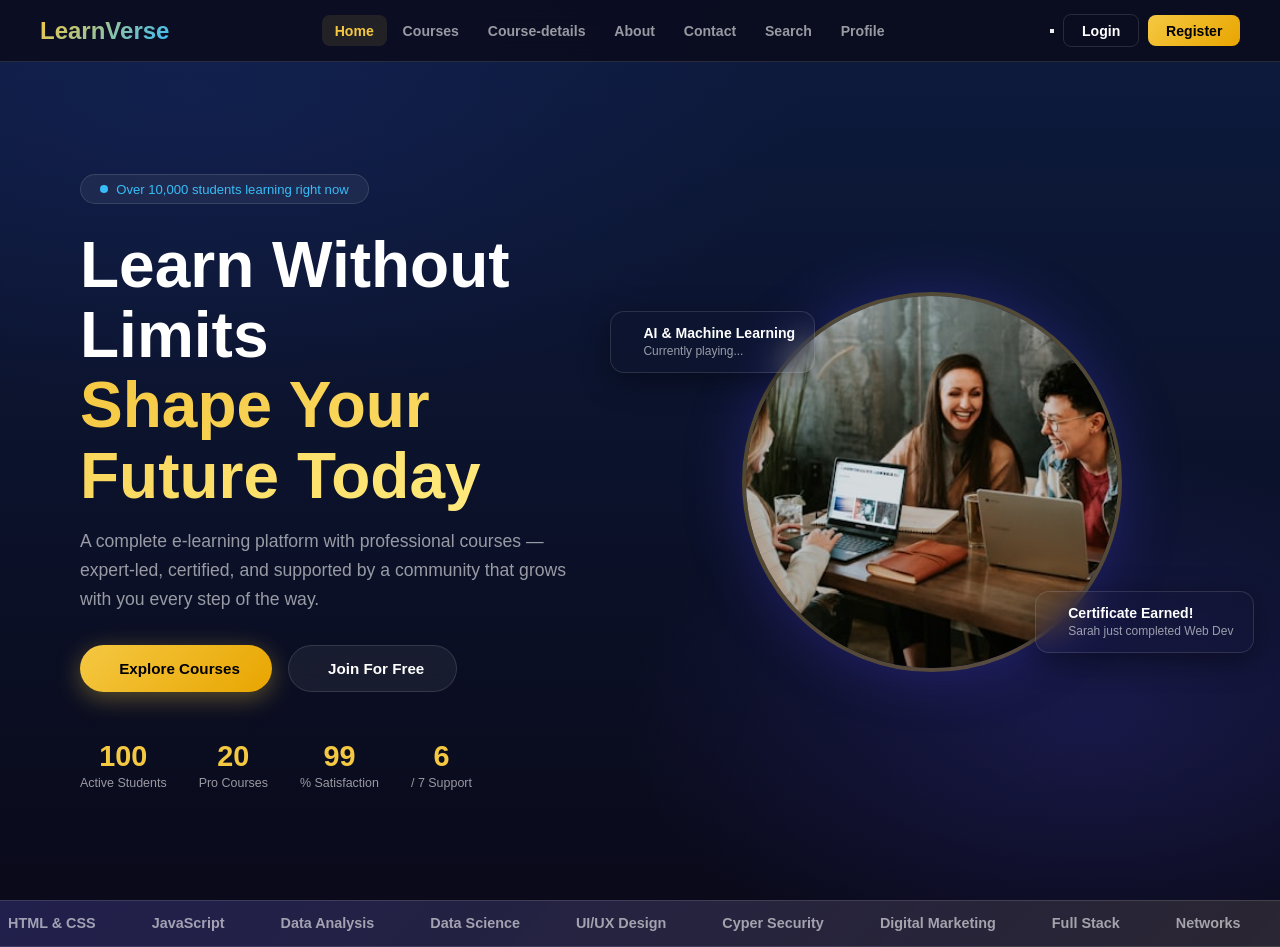
<file: index.html>
<!DOCTYPE html>
<html lang="en" data-theme="dark"
data-theme="light">
<head>
  <meta charset="UTF-8"/>
  <meta name="viewport" content="width=device-width, initial-scale=1.0"/>
  <title>LearnVerse – Learn Without Limits</title>
  <link rel="stylesheet" href="style.css"/>
    <script src="themes.js"></script>
</head>
<body>
<div class="bg-canvas"></div>
<div id="stars"></div>
<nav id="navbar">
  <div class="nav-left">
    <div class="logo"><i class="fas fa-graduation-cap"></i> LearnVerse</div>
  </div>
<ul class="nav-links" id="navLinks">
     <li><a href="index.html" class="active">Home</a></li>
    <li><a href="courses.html">Courses</a></li>
    <li><a href="Courses-details.html">Course-details</a></li>
    <li><a href="about.html" >About</a></li>
    <li><a href="contact.html">Contact</a></li>
    <li><a href="search.html">Search</a></li>
    <li><a href="profile.html">Profile</a></li>
  </ul>
  <div class="nav-right">
  <button class="theme-toggle" id="themeToggle">
    <i class="fas fa-moon" id="themeIcon"></i> 
  </button>
    <a href="Log-in.html" class="btn-nav-login"><i class="fas fa-sign-in-alt"></i> Login</a>
    <a href="register.html" class="btn-nav-register"><i class="fas fa-user-plus"></i> Register</a>
    <button class="hamburger" id="hamburger"><i class="fas fa-bars"></i></button>
  </div>
</nav>
<section class="hero" id="home">
  <div class="hero-content">
    <div class="hero-badge">
      <span class="badge-dot"></span>
      Over 10,000 students learning right now
    </div>
    <h1>Learn Without Limits<br><span class="accent">Shape Your Future Today</span></h1>
    <p>A complete e-learning platform with professional courses — expert-led, certified, and supported by a community that grows with you every step of the way.</p>
    <div class="hero-buttons">
      <a href="courses.html" class="btn-primary" target="_blank"><i class="fas fa-rocket"></i> Explore Courses</a>
      <a href="Log-in.html" class="btn-secondary" taeget="_blank"><i class="fas fa-user-plus"></i> Join For Free</a>
    </div>
    <div class="hero-stats">
      <div class="stat"><div class="stat-num" data-target="10000">100</div><div class="stat-label">Active Students</div></div>
      <div class="stat"><div class="stat-num" data-target="50">20</div><div class="stat-label">Pro Courses</div></div>
      <div class="stat"><div class="stat-num" data-target="98">99</div><div class="stat-label">% Satisfaction</div></div>
      <div class="stat"><div class="stat-num" data-target="24">6</div><div class="stat-label">/ 7 Support</div></div>
    </div>
  </div>
  <div class="hero-visual">
    <div class="hero-card floating">
      <i class="fas fa-play-circle"></i>
      <div>
        <strong>AI & Machine Learning</strong>
        <span>Currently playing...</span>
      </div>
    </div>
    <div class="hero-img-wrap">

       <img src="photo-1522202176988-66273c2fd55f.jfif">
    </div>
    <div class="hero-card floating-2">
      <i class="fas fa-trophy"></i>
      <div>
        <strong>Certificate Earned!</strong>
        <span>Sarah just completed Web Dev</span>
      </div>
    </div>
  </div>
</section>
<div class="marquee-wrap">
  <div class="marquee-track">
    <span><i class="fas fa-star"></i> HTML & CSS</span>
    <span><i class="fas fa-star"></i> JavaScript</span>
    <span><i class="fas fa-star"></i> Data Analysis</span>
    <span><i class="fas fa-star"></i> Data Science</span>
    <span><i class="fas fa-star"></i> UI/UX Design</span>
    <span><i class="fas fa-star"></i> Cyper Security</span>
    <span><i class="fas fa-star"></i> Digital Marketing</span>
    <span><i class="fas fa-star"></i> Full Stack </span>
    <span><i class="fas fa-star"></i> Networks</span>
    <span><i class="fas fa-star"></i> JavaScript</span>
    <span><i class="fas fa-star"></i> Python</span>
    <span><i class="fas fa-star"></i> Data Science</span>
    <span><i class="fas fa-star"></i> UI/UX Design</span>
    <span><i class="fas fa-star"></i> React</span>
    <span><i class="fas fa-star"></i> Digital Marketing</span>
    <span><i class="fas fa-star"></i> Full Stack </span>
    
  </div>
</div>
</file>
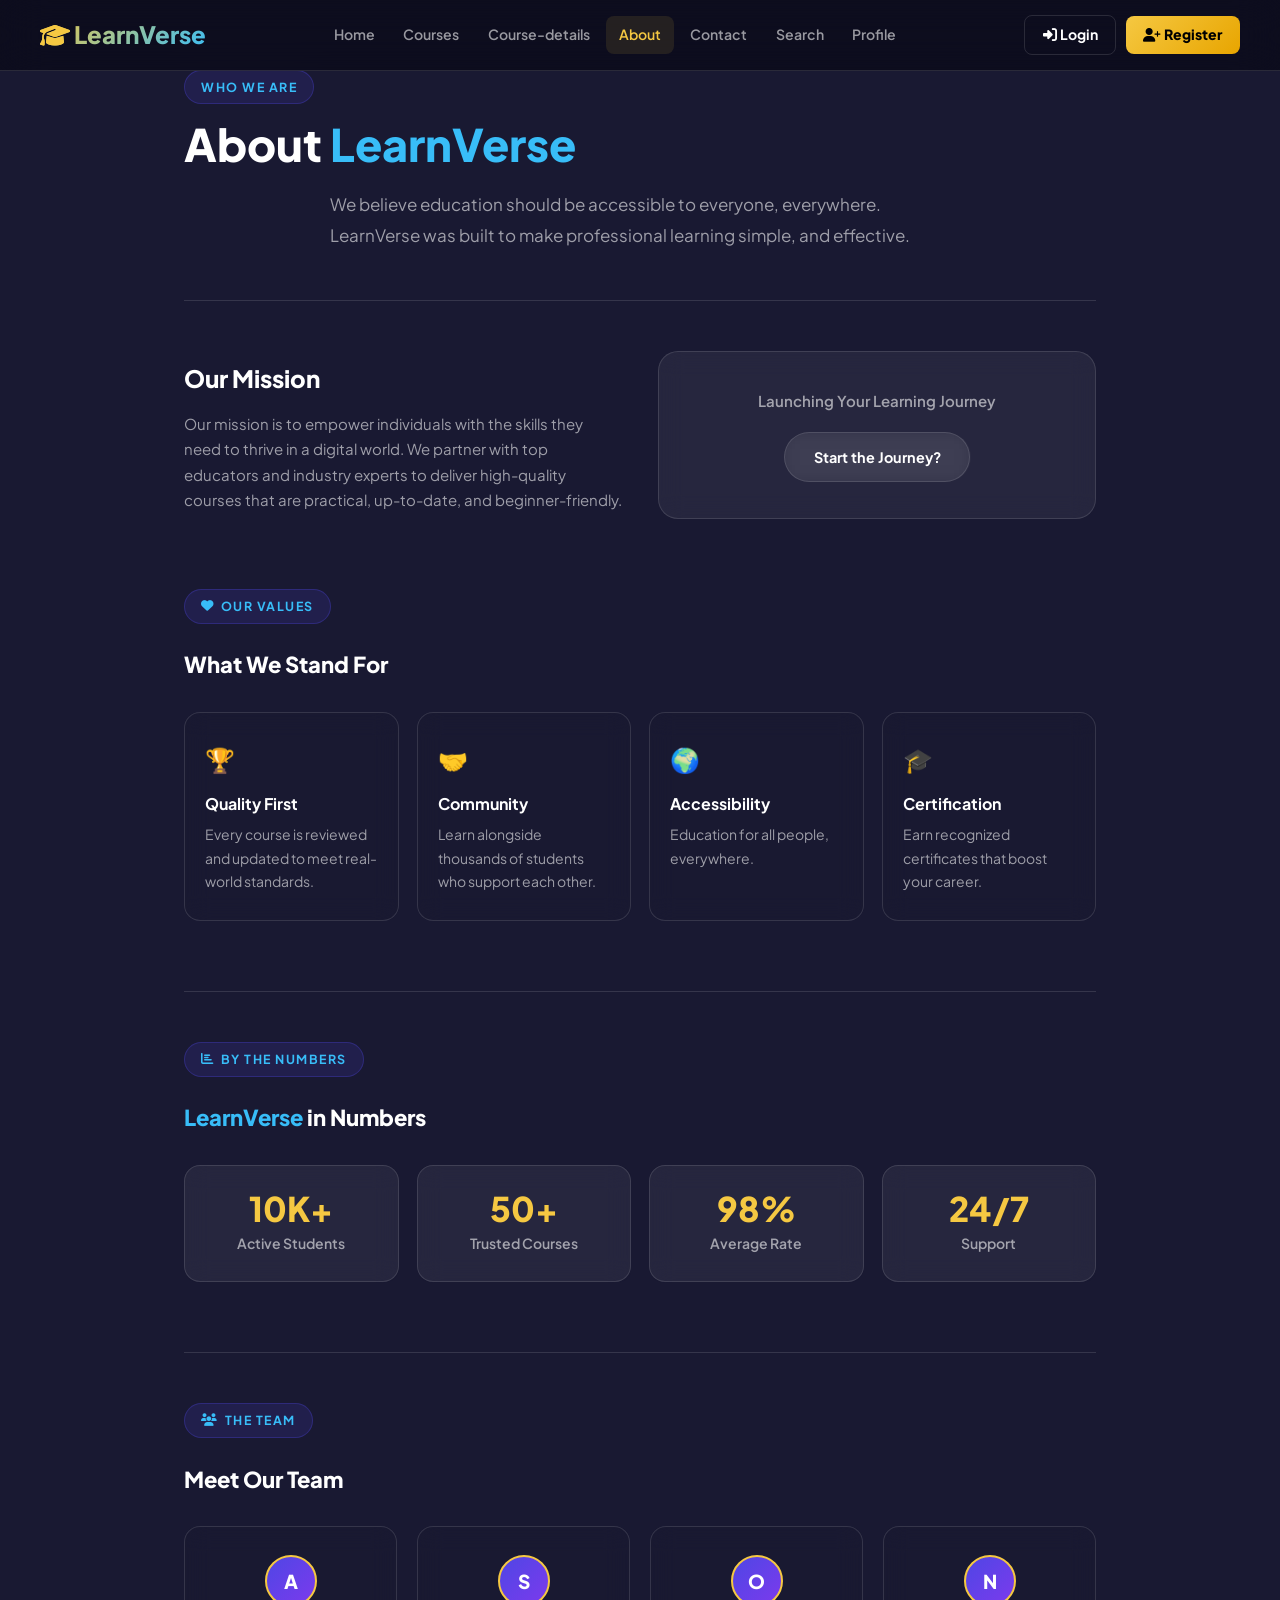
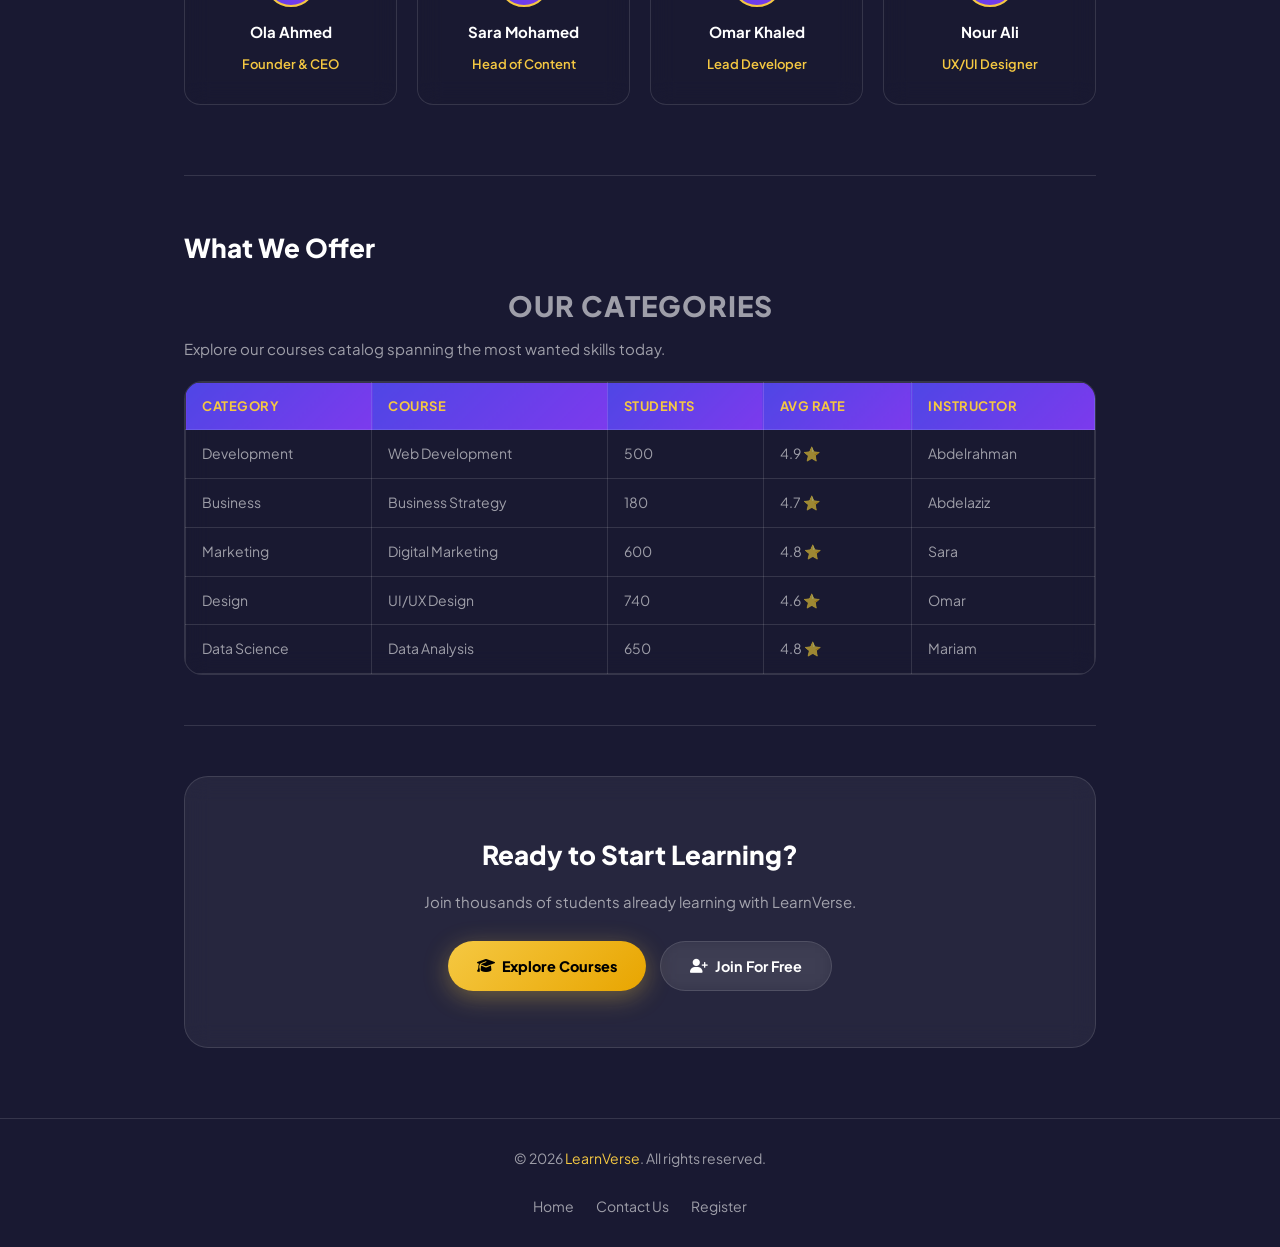
<file: about.html>
<!DOCTYPE html>
<html lang="en" data-theme="dark">
<head>
  <meta charset="UTF-8"/>
  <meta name="viewport" content="width=device-width, initial-scale=1.0"/>
  <title>About Us – LearnVerse</title>
  <link rel="stylesheet" href="https://cdnjs.cloudflare.com/ajax/libs/font-awesome/6.5.0/css/all.min.css"/>
  <link href="https://fonts.googleapis.com/css2?family=Plus+Jakarta+Sans:wght@300;400;600;700;800;900&display=swap" rel="stylesheet"/>
  <LINK rel="stylesheet" href="style.css">
     <script src="themes.js"> </script>

  <style>
    
    [data-theme="dark"] {
      --bg:           #191932;
      --bg-alt:       #0d1124;
      --text:         #ffffff;
      --text-muted:   rgba(255,255,255,0.58);
      --text-faint:   rgba(255,255,255,0.32);
      --glass:        rgba(255,255,255,0.06);
      --glass-border: rgba(255,255,255,0.12);
      --nav-bg:       rgba(10,10,26,0.80);
      --card-bg:      rgba(48,46,46,0.05);
      --card-shadow:  rgba(0,0,0,0.4);
    }
    [data-theme="light"] {
  --bg:           #f4f6ff;
  --bg-card:      #ffffff;
  --border:       rgba(79,70,229,0.15);
  --text:         #0d1124;
  --text-muted:   rgba(13,17,36,0.55);
  --input-bg:     #f9fafe;
  --glass:        rgba(255,255,255,0.85);
  --card-shadow:  rgba(79,70,229,0.12);
}
    :root {
      --gold:    #f5c842;
      --gold2:   #e8a500;
      --violet:  #4f46e5;
      --violet2: #7c3aed;
      --sky:     #38bdf8;
      --red:     #ef4444;
      --green:   #22c55e;
    }

    *, *::before, *::after { box-sizing: border-box; margin: 0; padding: 0; }
    html { scroll-behavior: smooth; }
    body {
      font-family: 'Plus Jakarta Sans', sans-serif;
      background: var(--bg);
      color: var(--text);
      overflow-x: hidden;
      transition: background 0.4s, color 0.4s;
      line-height: 1.7;
    }
  
    .container {
      max-width: 960px;
      margin: 0 auto;
      padding: 70px 24px;
    }
    .section-tag {
      display: inline-flex;
      align-items: center;
      gap: 0.4rem;
      background: rgba(79,70,229,0.15);
      border: 1px solid rgba(79,70,229,0.3);
      color: var(--sky);
      font-size: 0.78rem;
      font-weight: 700;
      letter-spacing: 1.5px;
      text-transform: uppercase;
      padding: 0.35rem 1rem;
      border-radius: 30px;
      margin-bottom: 0.8rem;
    }

    h1 {
      font-size: clamp(1.8rem, 3.5vw, 2.8rem);
      font-weight: 900;
      line-height: 1.2;
      margin-bottom: 18px;
    }
    h1 span { color: var(--sky); }

    .section-sub {
      font-size: 17px;
      color: var(--text-muted);
      max-width: 620px;
      margin-bottom: 40px;
      line-height: 1.8;
    }

    .section-heading { font-size: 22px; font-weight: 800; margin: 10px 0 28px; color: var(--text); }
    .section-heading span { color: var(--sky); }

    hr {
      border: none;
      border-top: 1px solid var(--glass-border);
      margin: 50px 0;
    }

    .hero-img {
      width: 100%;
      border-radius: 18px;
      margin-bottom: 40px;
      filter: brightness(0.88);
      transition: filter 0.4s;
    }
    .hero-img:hover { filter: brightness(1); }
    .btn-primary {
      display: inline-flex;
      align-items: center;
      gap: 0.45rem;
      padding: 0.75rem 1.8rem;
      border-radius: 40px;
      background: linear-gradient(135deg, var(--gold), var(--gold2));
      color: #000;
      font-weight: 800;
      font-size: 0.9rem;
      border: none;
      cursor: pointer;
      text-decoration: none;
      font-family: inherit;
      transition: transform 0.25s, box-shadow 0.25s;
      box-shadow: 0 6px 25px rgba(245,200,66,0.35);
    }
    .btn-primary:hover { transform: translateY(-3px) scale(1.04); box-shadow: 0 12px 35px rgba(245,200,66,0.55); }
    .btn-secondary {
      display: inline-flex;
      align-items: center;
      gap: 0.45rem;
      padding: 0.75rem 1.8rem;
      border-radius: 40px;
      border: 1.5px solid var(--glass-border);
      background: var(--glass);
      color: var(--text);
      font-weight: 700;
      font-size: 0.9rem;
      cursor: pointer;
      backdrop-filter: blur(10px);
      text-decoration: none;
      font-family: inherit;
      transition: all 0.25s;
    }
    .btn-secondary:hover { border-color: var(--gold); background: rgba(245,200,66,0.08); transform: translateY(-3px); }
    .mission {
      display: grid;
      grid-template-columns: 1fr 1fr;
      gap: 36px;
      align-items: center;
      margin-bottom: 70px;
    }
    .mission-text h2 { font-size: 24px; font-weight: 800; margin-bottom: 12px; color: var(--text); }
    .mission-text p  { color: var(--text-muted); font-size: 15px; }
    .mission-box {
      background: var(--glass);
      border: 1px solid var(--glass-border);
      border-radius: 20px;
      padding: 36px;
      text-align: center;
      backdrop-filter: blur(12px);
      transition: border-color 0.3s, box-shadow 0.3s;
    }
    .mission-box:hover { border-color: var(--gold); box-shadow: 0 0 0 1px var(--gold); }
    .mission-box p { font-size: 15px; font-weight: 600; color: var(--text-muted); margin-bottom: 18px; }
    .values-grid {
      display: grid;
      grid-template-columns: repeat(auto-fit, minmax(200px, 1fr));
      gap: 18px;
      margin-bottom: 70px;
    }
    .value-card {
      background: var(--card-bg);
      border: 1px solid var(--glass-border);
      border-radius: 16px;
      padding: 26px 20px;
      backdrop-filter: blur(12px);
      transition: transform .3s, border-color .3s, box-shadow .3s;
    }
    .value-card:hover { transform: translateY(-6px); border-color: var(--gold); box-shadow: 0 12px 30px var(--card-shadow); }
    .value-card .icon { font-size: 1.5rem; margin-bottom: 10px; }
    .value-card h3 { font-size: 16px; font-weight: 700; margin-bottom: 6px; color: var(--text); }
    .value-card p  { font-size: 14px; color: var(--text-muted); }
    .stats {
      display: grid;
      grid-template-columns: repeat(auto-fit, minmax(200px, 1fr));
      gap: 18px;
      margin-bottom: 70px;
    }
    .stat-box {
      background: var(--glass);
      border: 1px solid var(--glass-border);
      border-radius: 16px;
      padding: 26px 18px;
      text-align: center;
      backdrop-filter: blur(12px);
      transition: transform .3s, border-color .3s;
    }
    .stat-box:hover { transform: translateY(-4px); border-color: var(--gold); }
    .stat-num   { font-size: 34px; font-weight: 900; color: var(--gold); line-height: 1; margin-bottom: 6px; }
    .stat-label { font-size: 14px; color: var(--text-muted); font-weight: 600; }

    .team-grid {
      display: grid;
      grid-template-columns: repeat(auto-fit, minmax(200px, 1fr));
      gap: 20px;
      margin-bottom: 70px;
    }
    .team-card {
      background: var(--card-bg);
      border: 1px solid var(--glass-border);
      border-radius: 16px;
      padding: 28px 18px;
      text-align: center;
      backdrop-filter: blur(12px);
      transition: transform .3s, border-color .3s, box-shadow .3s;
    }
    .team-card:hover { transform: translateY(-6px); border-color: var(--gold); box-shadow: 0 12px 30px var(--card-shadow); }
    .team-card .avatar {
      width: 52px; height: 52px;
      border-radius: 50%;
      background: linear-gradient(135deg, var(--violet), var(--violet2));
      display: flex; align-items: center; justify-content: center;
      font-size: 1.2rem; font-weight: 900; color: #fff;
      margin: 0 auto 12px;
      border: 2px solid var(--gold);
    }
    .team-card h3   { font-size: 15px; font-weight: 700; margin-bottom: 4px; color: var(--text); }
    .team-card span { font-size: 13px; color: var(--gold); font-weight: 600; }

    /* ── CATEGORIES ── */
    .offer-heading { font-size: 26px; font-weight: 800; color: var(--text); margin-bottom: 6px; transition: color 0.3s; }
    .offer-heading:hover { color: var(--gold); }
    .our-categories {
      font-size: 28px; font-weight: 900;
      color: var(--text-muted);
      margin: 12px 0 6px;
      text-transform: uppercase;
      letter-spacing: 1px;
      text-align: center;
      transition: color 0.3s;
    }
    .our-categories:hover { color: var(--gold); }
    .explore { font-size: 15px; color: var(--text-muted); margin-bottom: 20px; }

    .table-wrap {
      background: var(--card-bg);
      border: 1px solid var(--glass-border);
      border-radius: 18px;
      overflow: hidden;
      margin: 20px 0;
      backdrop-filter: blur(12px);
    }
    table { width: 100%; border-collapse: collapse; }
    table th,
    table td { border: 1px solid var(--glass-border); padding: 12px 16px; text-align: left; transition: all 0.3s; }
    table th {
      background: linear-gradient(135deg, var(--violet) 0%, var(--violet2) 100%);
      font-weight: 700;
      color: var(--gold);
      letter-spacing: 0.5px;
      text-transform: uppercase;
      font-size: 13px;
    }
    table tbody tr { transition: all 0.3s; background: transparent; }
    table tbody tr:hover { background: rgba(79,70,229,0.1); box-shadow: 0 4px 12px rgba(79,70,229,0.15); }
    table td { color: var(--text-muted); font-size: 14px; }

    
    .above-footer {
      text-align: center;
      background: var(--glass);
      border: 1px solid var(--glass-border);
      border-radius: 24px;
      padding: 56px 28px;
      backdrop-filter: blur(12px);
      transition: border-color 0.3s, box-shadow 0.3s;
    }
    .above-footer:hover { border-color: var(--gold); box-shadow: 0 0 0 1px var(--gold); }
    .above-footer h2 { font-size: 26px; font-weight: 800; margin-bottom: 12px; color: var(--text); }
    .above-footer p  { color: var(--text-muted); margin-bottom: 26px; font-size: 15px; }
    .above-footer-buttons { display: flex; gap: 14px; justify-content: center; flex-wrap: wrap; }

    
    footer {
      text-align: center;
      padding: 28px 24px;
      border-top: 1px solid var(--glass-border);
      color: var(--text-muted);
      font-size: 14px;
    }
    footer span { color: var(--gold); }
    footer a { color: var(--text-muted); text-decoration: none; margin: 0 10px; transition: color 0.3s; }
    footer a:hover { color: var(--gold); }
  </style>
</head>
<body>

<nav id="navbar">
  <div class="nav-left">
    <div class="logo"><i class="fas fa-graduation-cap"></i> LearnVerse</div>
  </div>
<ul class="nav-links" id="navLinks">
     <li><a href="index.html" >Home</a></li>
    <li><a href="courses.html">Courses</a></li>
    <li><a href="Courses-details.html">Course-details</a></li>
    <li><a href="about.html"  class="active"> About</a></li>
    <li><a href="contact.html">Contact</a></li>
    <li><a href="search.html">Search</a></li>
    <li><a href="profile.html">Profile</a></li>
  </ul>
  <div class="nav-right">
  
    <a href="Log-in.html" class="btn-nav-login"><i class="fas fa-sign-in-alt"></i> Login</a>
    <a href="register.html" class="btn-nav-register"><i class="fas fa-user-plus"></i> Register</a>
    <button class="hamburger" id="hamburger"><i class="fas fa-bars"></i></button>
  </div>
</nav>


<div class="container">

  <span class="section-tag"> Who We Are</span>
  <h1>About <span>LearnVerse</span></h1>

  <p class="section-sub">We believe education should be accessible to everyone, everywhere. LearnVerse was built to make professional learning simple, and effective.</p>

  <hr/>

  <!-- MISSION -->
  <div class="mission">
    <div class="mission-text">
      <h2>Our Mission</h2>
      <p>Our mission is to empower individuals with the skills they need to thrive in a digital world. We partner with top educators and industry experts to deliver high-quality courses that are practical, up-to-date, and beginner-friendly.</p>
    </div>
    <div class="mission-box">
      <p>Launching Your Learning Journey</p>
      <a href="Log-in.html" class="btn-secondary">Start the Journey?</a>
    </div>
  </div>
  <span class="section-tag"><i class="fas fa-heart"></i> Our Values</span>
  <p class="section-heading">What We Stand For</p>
  <div class="values-grid">
    <div class="value-card">
      <div class="icon">🏆</div>
      <h3>Quality First</h3>
      <p>Every course is reviewed and updated to meet real-world standards.</p>
    </div>
    <div class="value-card">
      <div class="icon">🤝</div>
      <h3>Community</h3>
      <p>Learn alongside thousands of students who support each other.</p>
    </div>
    <div class="value-card">
      <div class="icon">🌍</div>
      <h3>Accessibility</h3>
      <p>Education for all people, everywhere.</p>
    </div>
    <div class="value-card">
      <div class="icon">🎓</div>
      <h3>Certification</h3>
      <p>Earn recognized certificates that boost your career.</p>
    </div>
  </div>

  <hr/>
  <span class="section-tag"><i class="fas fa-chart-bar"></i> By The Numbers</span>
  <p class="section-heading"><span>LearnVerse</span> in Numbers</p>
  <div class="stats">
    <div class="stat-box">
      <div class="stat-num">10K+</div>
      <div class="stat-label">Active Students</div>
    </div>
    <div class="stat-box">
      <div class="stat-num">50+</div>
      <div class="stat-label">Trusted Courses</div>
    </div>
    <div class="stat-box">
      <div class="stat-num">98%</div>
      <div class="stat-label">Average Rate</div>
    </div>
    <div class="stat-box">
      <div class="stat-num">24/7</div>
      <div class="stat-label">Support</div>
    </div>
  </div>

  <hr/>
  <span class="section-tag"><i class="fas fa-users"></i> The Team</span>
  <p class="section-heading">Meet Our Team</p>
  <div class="team-grid">
    <div class="team-card">
      <div class="avatar">A</div>
      <h3>Ola Ahmed</h3>
      <span>Founder & CEO</span>
    </div>
    <div class="team-card">
      <div class="avatar">S</div>
      <h3>Sara Mohamed</h3>
      <span>Head of Content</span>
    </div>
    <div class="team-card">
      <div class="avatar">O</div>
      <h3>Omar Khaled</h3>
      <span>Lead Developer</span>
    </div>
    <div class="team-card">
      <div class="avatar">N</div>
      <h3>Nour Ali</h3>
      <span>UX/UI Designer</span>
    </div>
  </div>

  <hr/>
  <h2 class="offer-heading">What We Offer</h2>
  <h3 class="our-categories">Our Categories</h3>
  <p class="explore">Explore our courses catalog spanning the most wanted skills today.</p>
  <div class="table-wrap">
    <table>
      <thead>
        <tr>
          <th>Category</th>
          <th>Course</th>
          <th>Students</th>
          <th>Avg Rate</th>
          <th>Instructor</th>
        </tr>
      </thead>
      <tbody>
        <tr>
          <td>Development</td>
          <td>Web Development</td>
          <td>500</td>
          <td>4.9 ⭐</td>
          <td>Abdelrahman</td>
        </tr>
        <tr>
          <td>Business</td>
          <td>Business Strategy</td>
          <td>180</td>
          <td>4.7 ⭐</td>
          <td>Abdelaziz</td>
        </tr>
        <tr>
          <td>Marketing</td>
          <td>Digital Marketing</td>
          <td>600</td>
          <td>4.8 ⭐</td>
          <td>Sara</td>
        </tr>
        <tr>
          <td>Design</td>
          <td>UI/UX Design</td>
          <td>740</td>
          <td>4.6 ⭐</td>
          <td>Omar</td>
        </tr>
        <tr>
          <td>Data Science</td>
          <td>Data Analysis</td>
          <td>650</td>
          <td>4.8 ⭐</td>
          <td>Mariam</td>
        </tr>
      </tbody>
    </table>
  </div>

  <hr/>
  <div class="above-footer">
    <h2>Ready to Start Learning?</h2>
    <p>Join thousands of students already learning with LearnVerse.</p>
    <div class="above-footer-buttons">
      <a href="courses.html" class="btn-primary"><i class="fas fa-graduation-cap"></i> Explore Courses</a>
      <a href="Log-in.html" class="btn-secondary"><i class="fas fa-user-plus"></i> Join For Free</a>
    </div>
  </div>

</div>

<footer>
  <p>© 2026 <span>LearnVerse</span>. All rights reserved.</p>
  <br/>
  <a href="index.html">Home</a>
  <a href="contact.html">Contact Us</a>
  <a href="register.html">Register</a>
</footer>
</body>
</html>
</file>
<file: style.css>
[data-theme="dark"] {
  --bg:           #191932;
  --bg-alt:       #0d1124;
  --text:         #ffffff;
  --text-muted:   rgba(255,255,255,0.58);
  --text-faint:   rgba(255,255,255,0.32);
  --glass:        rgba(255,255,255,0.06);
  --glass-border: rgba(255,255,255,0.12);
  --nav-bg:       rgba(10,10,26,0.80);
  --card-bg:      rgba(48, 46, 46, 0.05);
  --card-shadow:  rgba(0,0,0,0.4);

}

:root {
  --gold:    #f5c842;
  --gold2:   #e8a500;
  --violet:  #4f46e5;
  --violet2: #7c3aed;
  --sky:     #38bdf8;
  --red:     #ef4444;
  --green:   #22c55e;
}

/* ══════════════════════════════════════
   RESET & BASE
══════════════════════════════════════ */
*, *::before, *::after { box-sizing: border-box; margin: 0; padding: 0; }
html { scroll-behavior: smooth; }
body {
  font-family: 'Plus Jakarta Sans', sans-serif;
  background: var(--bg);
  color: var(--text);
  overflow-x: auto;
  transition: background 0.4s, color 0.4s;
}
.bg-canvas {
  position: fixed; inset: 0; z-index: 0; pointer-events: none;
  transition: all 0.5s;
}
[data-theme="dark"] .bg-canvas {
  background:
    radial-gradient(ellipse 80% 60% at 15% 10%, #1a2a6c66 0%, transparent 60%),
    radial-gradient(ellipse 60% 50% at 85% 80%, #4f46e533 0%, transparent 60%),
    linear-gradient(180deg, #0d1b3e 0%, #0a0a1a 100%);
}

.star { position: fixed; border-radius: 50%; background: white; animation: twinkle var(--d,3s) infinite alternate ease-in-out; opacity: 0; pointer-events: none; }
[data-theme="light"] #stars { opacity: 0; }
@keyframes twinkle { 0%{opacity:0;transform:scale(0.8)} 100%{opacity:var(--op,.6);transform:scale(1.2)} }
   nav {
   position: fixed; top: 0px; width: 100%; z-index: 1000;
   display: flex; align-items: center; justify-content: space-between;
   padding: 0.9rem 2.5rem;
   background: var(--nav-bg);
   backdrop-filter: blur(22px);
   border-bottom: 1px solid var(--glass-border);
   transition: background 0.4s, border-color 0.4s;
   animation: slideDown 0.7s ease both;
   gap: 1rem;
   }
@keyframes slideDown { from{transform:translateY(-70px);opacity:0} to{transform:none;opacity:1} }

.logo { font-size: 1.5rem; font-weight: 900; background: linear-gradient(135deg, var(--gold), var(--sky)); -webkit-background-clip: text; -webkit-text-fill-color: transparent; white-space: nowrap; }
.logo i { -webkit-text-fill-color: var(--gold); }

.nav-links { display: flex; gap: 0.2rem; list-style: none; flex: 1; justify-content: center; flex-wrap: wrap; }
.nav-links a { color: var(--text-muted); 
   text-decoration: none; font-size: 0.88rem; font-weight: 600; padding: 0.45rem 0.8rem;
    border-radius: 8px; transition: all 0.2s; display: flex; align-items: center; gap: 0.35rem; }
.nav-links a:hover, .nav-links a.active { color: var(--gold); background: rgba(245,200,66,0.1); }
.nav-right { display: flex; align-items: center; gap: 0.6rem; flex-shrink: 0; }

.btn-nav-login { padding: 0.45rem 1.1rem; border-radius: 8px; border: 1.5px solid var(--glass-border); color: var(--text); text-decoration: none; font-size: 0.88rem; font-weight: 700; transition: all 0.2s; white-space: nowrap; }
.btn-nav-login:hover { border-color: var(--gold); color: var(--gold); }
.btn-nav-register { padding: 0.45rem 1.1rem; border-radius: 8px; background: linear-gradient(135deg, var(--gold), var(--gold2)); color: #000; text-decoration: none; font-size: 0.88rem; font-weight: 800; transition: all 0.2s; white-space: nowrap; }
.btn-nav-register:hover { transform: scale(1.05); box-shadow: 0 4px 20px rgba(245,200,66,0.4); }

.hamburger { display: none; background: var(--glass); border: 1.5px solid var(--glass-border); border-radius: 8px; padding: 0.45rem 0.6rem; cursor: pointer; color: var(--text); font-size: 1rem; }

/* ══════════════════════════════════════
   HERO
══════════════════════════════════════ */
.hero {
  position: relative; z-index: 1;
  min-height: 100vh;
  display: grid; grid-template-columns: 1fr 1fr;
  align-items: center; gap: 3rem;
  padding: 9rem 5rem 5rem;
  max-width: 1400px; margin: 0 auto;
}

.hero-content { animation: fadeUp 0.9s 0.2s both; }

.hero-badge { display: inline-flex; align-items: center; gap: 0.5rem; background: var(--glass); border: 1px solid var(--glass-border); padding: 0.4rem 1.2rem; border-radius: 30px; font-size: 0.82rem; color: var(--sky); margin-bottom: 1.6rem; }
.badge-dot { width: 8px; height: 8px; border-radius: 50%; background: var(--sky); animation: pulse 1.5s infinite; }
@keyframes pulse { 0%,100%{opacity:1;transform:scale(1)} 50%{opacity:.4;transform:scale(1.6)} }

.hero h1 { font-size: clamp(2.5rem, 5vw, 4.5rem); font-weight: 900; line-height: 1.1; margin-bottom: 1rem; }
.accent { background: linear-gradient(135deg, var(--gold), var(--gold-light, #ffe87a), var(--sky)); -webkit-background-clip: text; -webkit-text-fill-color: transparent; background-size: 200%; animation: shimmer 3.5s infinite linear; }
@keyframes shimmer { 0%{background-position:0%} 100%{background-position:200%} }

.hero p { font-size: 1.1rem; color: var(--text-muted); line-height: 1.8rem; margin-bottom: 2rem; max-width: 520px; }
.hero-buttons { display: flex; gap: 1rem; flex-wrap: wrap; margin-bottom: 3rem; }
.hero-stats { display: flex; gap: 2rem; flex-wrap: wrap; }
.stat { text-align: center; }
.stat-num { font-size: 1.8rem; font-weight: 900; color: var(--gold); }
.stat-label { font-size: 0.78rem; color: var(--text-muted); margin-top: 0.2rem; }

/* Hero Visual */
.hero-visual { position: relative; display: flex; align-items: center; justify-content: center; animation: fadeUp 0.9s 0.5s both; }
.hero-img-wrap { width: 380px; height: 380px; border-radius: 50%; overflow: hidden; border: 4px solid rgba(245,200,66,0.3); box-shadow: 0 0 60px rgba(75, 67, 232, 0.3); }
.hero-img-wrap img { width: 100%; height: 100%; object-fit: cover; }

.hero-card { position: absolute; background: var(--card-bg); border: 1px solid var(--glass-border); backdrop-filter: blur(16px); border-radius: 14px; padding: 0.8rem 1.2rem; display: flex; align-items: center; gap: 0.8rem; box-shadow: 0 8px 30px var(--card-shadow); min-width: 200px; }
.hero-card i { font-size: 1.6rem; color: var(--gold); }
.hero-card strong { font-size: 0.88rem; display: block; color: var(--text); }
.hero-card span { font-size: 0.75rem; color: var(--text-muted); }
.floating { top: 5%; left: -10%; animation: float 4s ease-in-out infinite; }
.floating-2 { bottom: 5%; right: -10%; animation: float 4s ease-in-out infinite 2s; }
@keyframes float { 0%,100%{transform:translateY(0)} 50%{transform:translateY(-12px)} }

/* ══════════════════════════════════════
   MARQUEE
══════════════════════════════════════ */
.marquee-wrap { position: relative; z-index: 1; overflow: hidden; padding: 0.9rem 0; background: linear-gradient(135deg, rgba(79,70,229,0.15), rgba(245,200,66,0.08)); border-top: 1px solid var(--glass-border); border-bottom: 1px solid var(--glass-border); }
.marquee-track { display: flex; gap: 3rem; white-space: nowrap; animation: marquee 25s linear infinite; }
.marquee-track span { font-size: 0.9rem; font-weight: 700; color: var(--text-muted); display: flex; align-items: center; gap: 0.5rem; }
.marquee-track span i { color: var(--gold); font-size: 0.7rem; }
@keyframes marquee { from{transform:translateX(0)} to{transform:translateX(-50%)} }

/* ══════════════════════════════════════
   SECTIONS SHARED
══════════════════════════════════════ */
.section { position: relative; z-index: 1; padding: 5rem 5%; }
.section-alt { background: var(--bg-alt); transition: background 0.4s; }
.section-header { text-align: center; margin-bottom: 3rem; }
.section-tag { display: inline-flex; align-items: center; gap: 0.4rem; background: rgba(79,70,229,0.15); border: 1px solid rgba(79,70,229,0.3); color: var(--sky); font-size: 0.78rem; font-weight: 700; letter-spacing: 1.5px; text-transform: uppercase; padding: 0.35rem 1rem; border-radius: 30px; margin-bottom: 0.8rem; }
.section-title { font-size: clamp(1.8rem, 3.5vw, 2.8rem); font-weight: 900; line-height: 1.2; margin-bottom: 0.8rem; }
.section-sub { color: var(--text-muted); font-size: 1rem; max-width: 520px; margin: 0 auto; line-height: 1.8; }

/* ══════════════════════════════════════
   BUTTONS
══════════════════════════════════════ */
.btn-primary { display: inline-flex; align-items: center; gap: 0.45rem; padding: 0.85rem 2rem; border-radius: 40px; background: linear-gradient(135deg, var(--gold), var(--gold2)); color: #000; font-weight: 800; font-size: 0.95rem; border: none; cursor: pointer; text-decoration: none; font-family: inherit; transition: transform 0.25s, box-shadow 0.25s; box-shadow: 0 6px 25px rgba(245,200,66,0.35); }
.btn-primary:hover { transform: translateY(-3px) scale(1.04); box-shadow: 0 12px 35px rgba(245,200,66,0.55); }
.btn-primary.btn-sm { padding: 0.55rem 1.3rem; font-size: 0.85rem; border-radius: 30px; }

.btn-secondary { display: inline-flex; align-items: center; gap: 0.45rem; padding: 0.85rem 2rem; border-radius: 40px; border: 1.5px solid var(--glass-border); background: var(--glass); color: var(--text); font-weight: 700; font-size: 0.95rem; cursor: pointer; backdrop-filter: blur(10px); text-decoration: none; font-family: inherit; transition: all 0.25s; }
.btn-secondary:hover { border-color: var(--gold); background: rgba(245,200,66,0.08); transform: translateY(-3px); }
</file>
